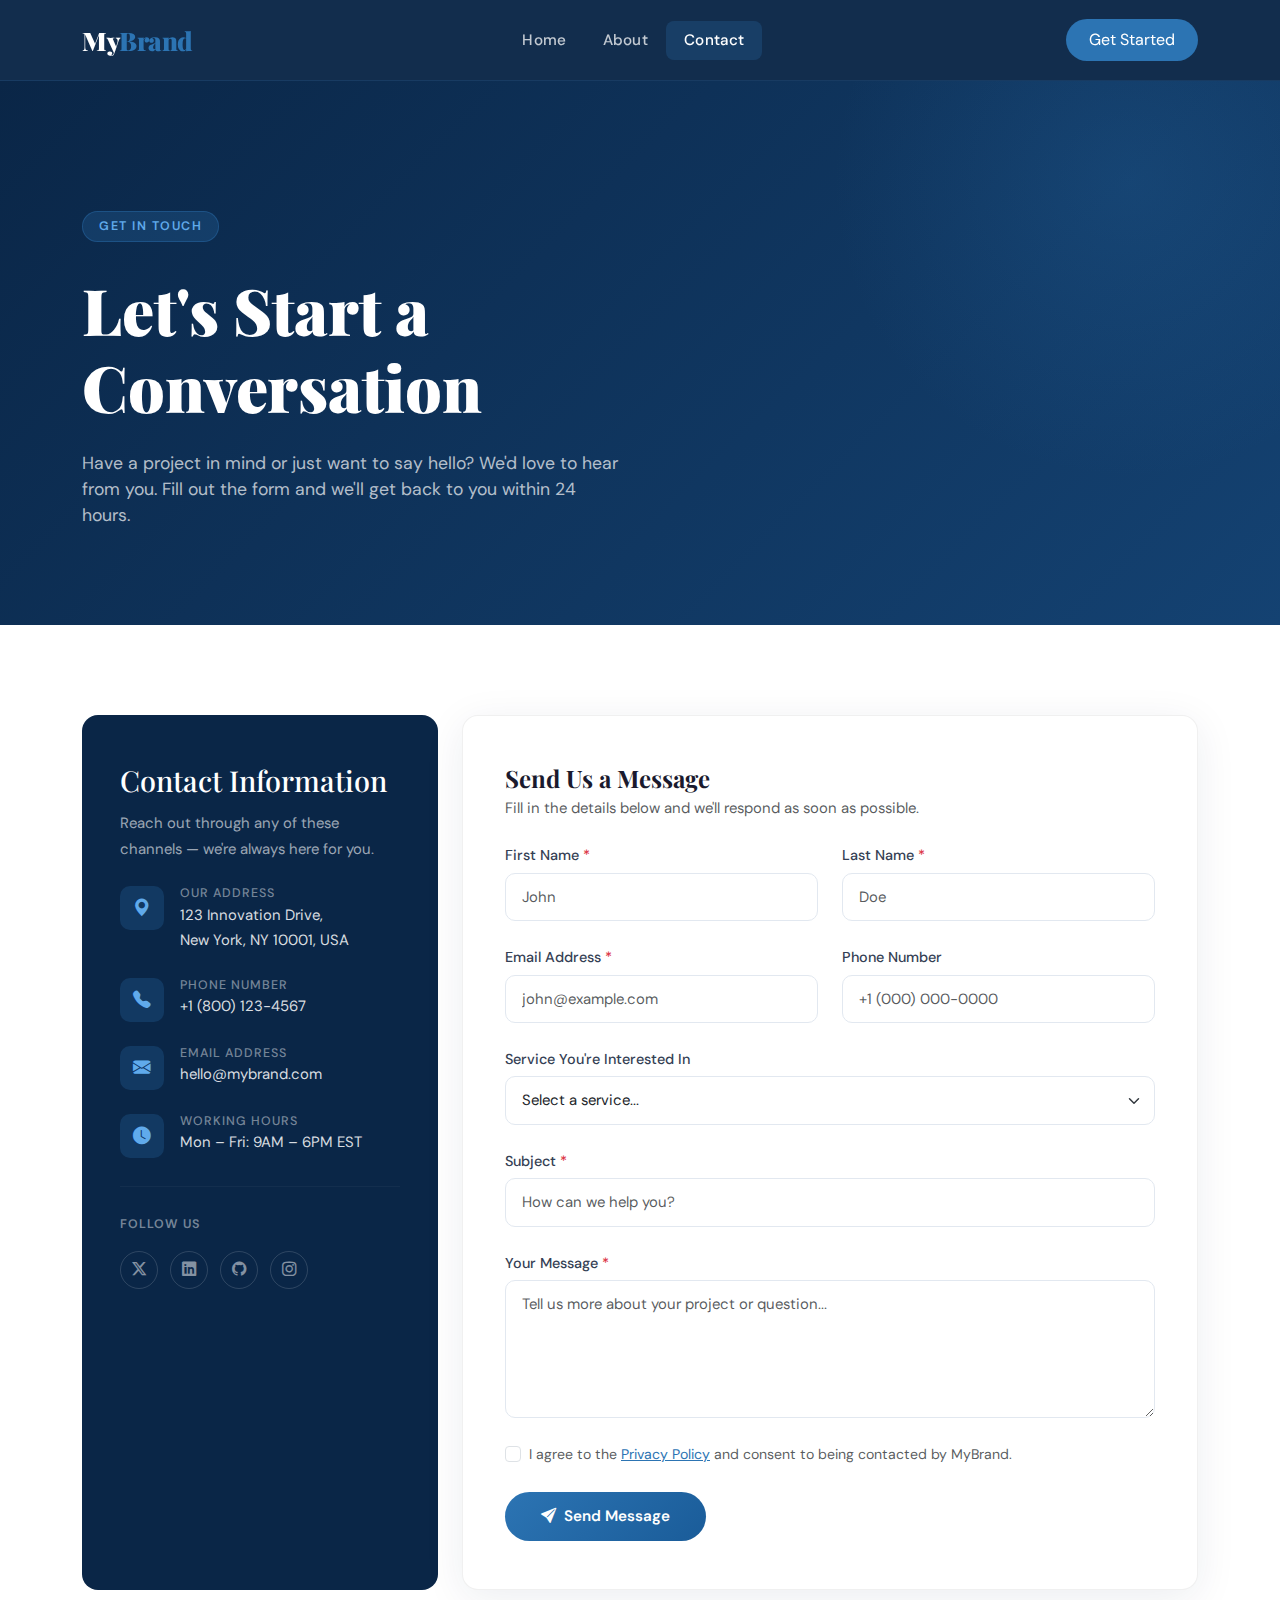
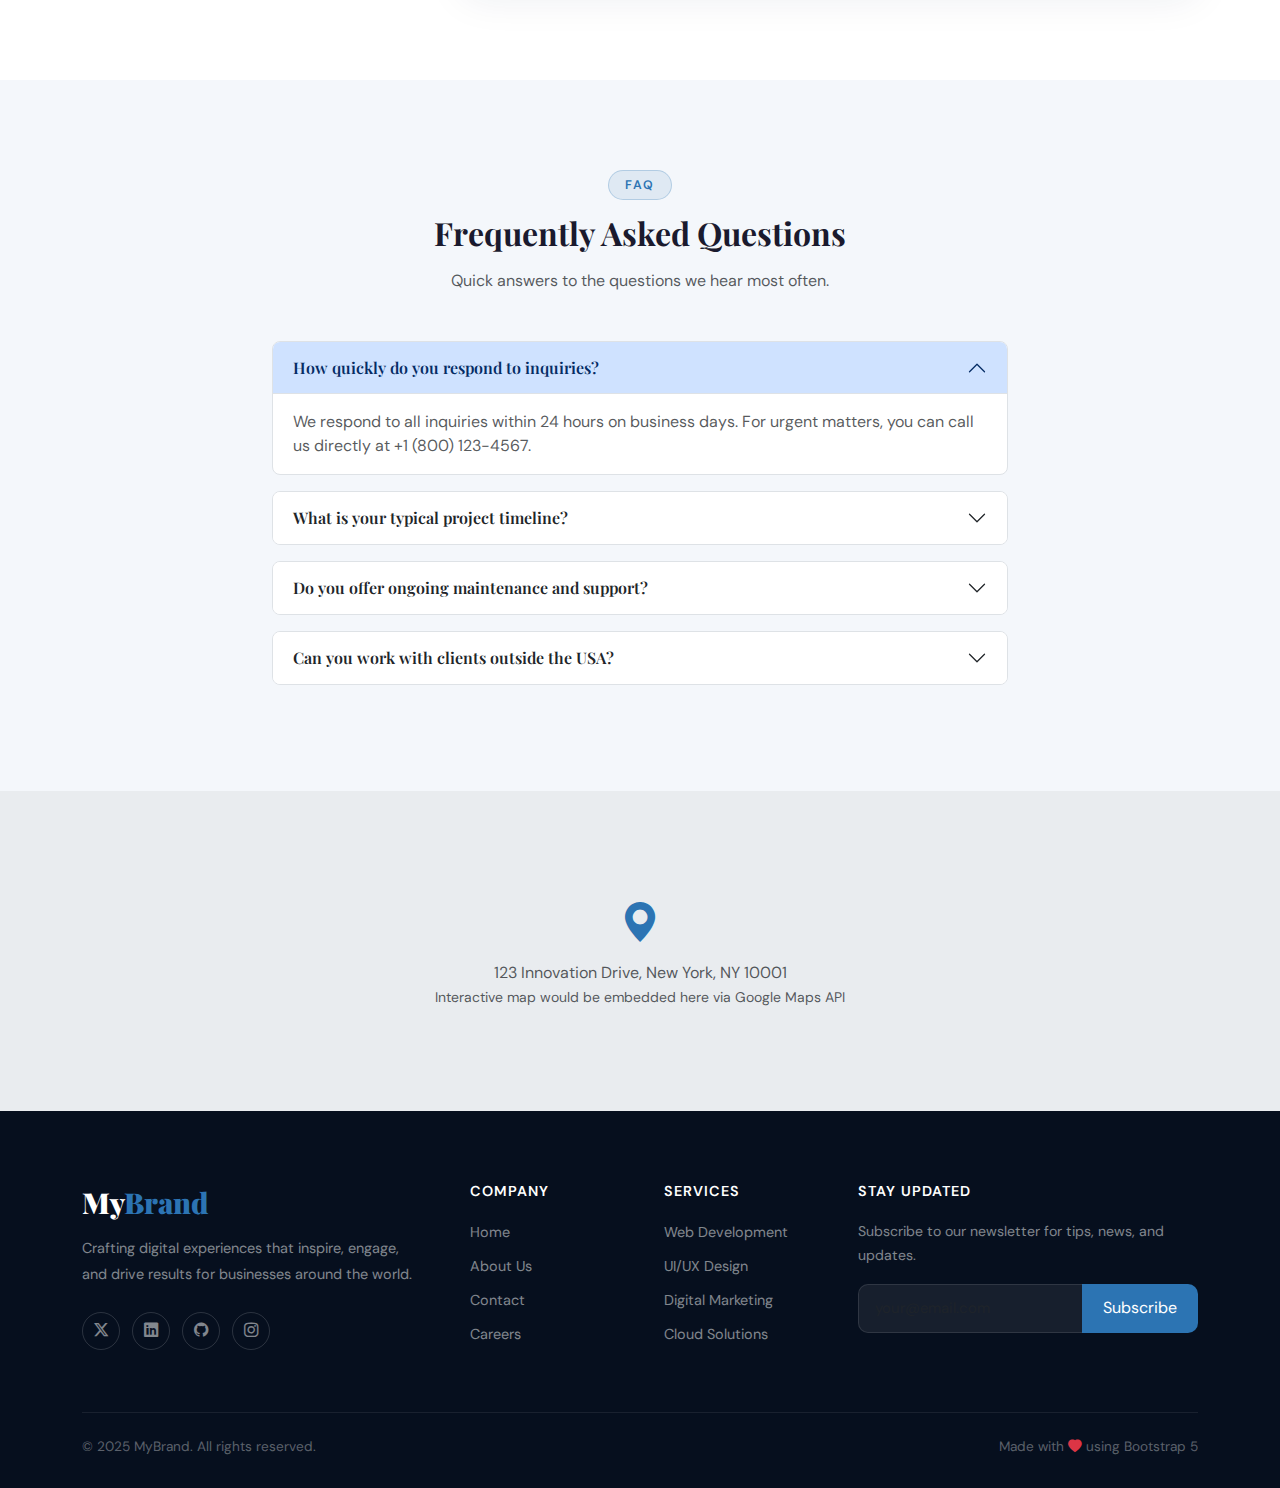
<file: contact.html>
<!DOCTYPE html>
<html lang="en">
<head>
  <meta charset="UTF-8" />
  <meta name="viewport" content="width=device-width, initial-scale=1.0"/>
  <title>MyBrand — Contact Us</title>
  <link href="https://cdn.jsdelivr.net/npm/bootstrap@5.3.3/dist/css/bootstrap.min.css" rel="stylesheet"/>
  <link href="https://cdn.jsdelivr.net/npm/bootstrap-icons@1.11.3/font/bootstrap-icons.min.css" rel="stylesheet"/>
  <link rel="stylesheet" href="style.css"/>
</head>
<body>

  <!-- ==================== NAVBAR ==================== -->
  <nav class="navbar navbar-expand-lg custom-navbar sticky-top">
    <div class="container">
      <a class="navbar-brand" href="index.html">My<span>Brand</span></a>
      <button class="navbar-toggler border-0" type="button" data-bs-toggle="collapse" data-bs-target="#mainNav" aria-label="Toggle navigation">
        <i class="bi bi-list text-white fs-4"></i>
      </button>
      <div class="collapse navbar-collapse" id="mainNav">
        <ul class="navbar-nav mx-auto">
          <li class="nav-item"><a class="nav-link" href="index.html">Home</a></li>
          <li class="nav-item"><a class="nav-link" href="about.html">About</a></li>
          <li class="nav-item"><a class="nav-link active" href="contact.html">Contact</a></li>
        </ul>
        <a href="contact.html" class="btn nav-cta ms-2">Get Started</a>
      </div>
    </div>
  </nav>

  <!-- ==================== PAGE HERO ==================== -->
  <section class="page-hero">
    <div class="container position-relative" style="z-index:2;">
      <div class="row">
        <div class="col-lg-6">
          <div class="section-tag" style="background:rgba(44,116,179,0.25); color:#60aaeb; border-color:rgba(44,116,179,0.4);">Get in Touch</div>
          <h1 class="mt-3 mb-4">Let's Start a Conversation</h1>
          <p>Have a project in mind or just want to say hello? We'd love to hear from you. Fill out the form and we'll get back to you within 24 hours.</p>
        </div>
      </div>
    </div>
  </section>

  <!-- ==================== CONTACT MAIN ==================== -->
  <section class="contact-form-section">
    <div class="container">
      <div class="row g-4 align-items-stretch">

        <!-- Contact Info Box -->
        <div class="col-lg-4">
          <div class="contact-info-box">
            <h3>Contact Information</h3>
            <p>Reach out through any of these channels — we're always here for you.</p>

            <div class="mt-4">
              <div class="contact-detail">
                <div class="contact-detail-icon"><i class="bi bi-geo-alt-fill"></i></div>
                <div>
                  <h6>Our Address</h6>
                  <p>123 Innovation Drive,<br/>New York, NY 10001, USA</p>
                </div>
              </div>
              <div class="contact-detail">
                <div class="contact-detail-icon"><i class="bi bi-telephone-fill"></i></div>
                <div>
                  <h6>Phone Number</h6>
                  <p>+1 (800) 123-4567</p>
                </div>
              </div>
              <div class="contact-detail">
                <div class="contact-detail-icon"><i class="bi bi-envelope-fill"></i></div>
                <div>
                  <h6>Email Address</h6>
                  <p>hello@mybrand.com</p>
                </div>
              </div>
              <div class="contact-detail">
                <div class="contact-detail-icon"><i class="bi bi-clock-fill"></i></div>
                <div>
                  <h6>Working Hours</h6>
                  <p>Mon – Fri: 9AM – 6PM EST</p>
                </div>
              </div>
            </div>

            <hr style="border-color:rgba(255,255,255,0.15); margin: 28px 0;"/>
            <div class="footer-heading" style="color:rgba(255,255,255,0.45); font-size:0.78rem;">Follow Us</div>
            <div class="mt-3">
              <a href="#" class="social-icon"><i class="bi bi-twitter-x"></i></a>
              <a href="#" class="social-icon"><i class="bi bi-linkedin"></i></a>
              <a href="#" class="social-icon"><i class="bi bi-github"></i></a>
              <a href="#" class="social-icon"><i class="bi bi-instagram"></i></a>
            </div>
          </div>
        </div>

        <!-- Contact Form -->
        <div class="col-lg-8">
          <div class="contact-form-wrapper">
            <h4 class="fw-bold mb-1">Send Us a Message</h4>
            <p class="text-muted mb-4" style="font-size:0.93rem;">Fill in the details below and we'll respond as soon as possible.</p>

            <!-- Success Alert (hidden by default) -->
            <div id="successAlert" class="alert alert-success d-none align-items-center gap-2 mb-4" role="alert">
              <i class="bi bi-check-circle-fill fs-5"></i>
              <span>Your message has been sent! We'll get back to you within 24 hours.</span>
            </div>

            <form id="contactForm" novalidate>
              <div class="row g-4">
                <div class="col-md-6">
                  <label class="form-label" for="firstName">First Name <span class="text-danger">*</span></label>
                  <input type="text" class="form-control" id="firstName" placeholder="John" required/>
                  <div class="invalid-feedback">Please enter your first name.</div>
                </div>
                <div class="col-md-6">
                  <label class="form-label" for="lastName">Last Name <span class="text-danger">*</span></label>
                  <input type="text" class="form-control" id="lastName" placeholder="Doe" required/>
                  <div class="invalid-feedback">Please enter your last name.</div>
                </div>
                <div class="col-md-6">
                  <label class="form-label" for="email">Email Address <span class="text-danger">*</span></label>
                  <input type="email" class="form-control" id="email" placeholder="john@example.com" required/>
                  <div class="invalid-feedback">Please enter a valid email address.</div>
                </div>
                <div class="col-md-6">
                  <label class="form-label" for="phone">Phone Number</label>
                  <input type="tel" class="form-control" id="phone" placeholder="+1 (000) 000-0000"/>
                </div>
                <div class="col-12">
                  <label class="form-label" for="service">Service You're Interested In</label>
                  <select class="form-select" id="service">
                    <option value="" selected disabled>Select a service...</option>
                    <option>Web Development</option>
                    <option>UI/UX Design</option>
                    <option>Digital Marketing</option>
                    <option>Mobile App Development</option>
                    <option>Cloud Solutions</option>
                    <option>Other</option>
                  </select>
                </div>
                <div class="col-12">
                  <label class="form-label" for="subject">Subject <span class="text-danger">*</span></label>
                  <input type="text" class="form-control" id="subject" placeholder="How can we help you?" required/>
                  <div class="invalid-feedback">Please enter a subject.</div>
                </div>
                <div class="col-12">
                  <label class="form-label" for="message">Your Message <span class="text-danger">*</span></label>
                  <textarea class="form-control" id="message" rows="5" placeholder="Tell us more about your project or question..." required></textarea>
                  <div class="invalid-feedback">Please enter your message.</div>
                </div>
                <div class="col-12">
                  <div class="form-check">
                    <input class="form-check-input" type="checkbox" id="agreeCheck" required/>
                    <label class="form-check-label text-muted" for="agreeCheck" style="font-size:0.88rem;">
                      I agree to the <a href="#" class="text-accent">Privacy Policy</a> and consent to being contacted by MyBrand.
                    </label>
                    <div class="invalid-feedback">You must agree before submitting.</div>
                  </div>
                </div>
                <div class="col-12">
                  <button type="submit" class="btn-primary-custom">
                    <i class="bi bi-send-fill"></i> Send Message
                  </button>
                </div>
              </div>
            </form>
          </div>
        </div>

      </div>
    </div>
  </section>

  <!-- ==================== FAQ SECTION ==================== -->
  <section class="py-5" style="background: var(--light-bg); padding: 90px 0 !important;">
    <div class="container">
      <div class="row justify-content-center">
        <div class="col-lg-8">
          <div class="text-center mb-5">
            <div class="section-tag">FAQ</div>
            <h2 class="fw-bold mb-3">Frequently Asked Questions</h2>
            <p class="text-muted">Quick answers to the questions we hear most often.</p>
          </div>
          <div class="accordion accordion-flush" id="faqAccordion">
            <div class="accordion-item border rounded-3 mb-3" style="overflow:hidden;">
              <h2 class="accordion-header">
                <button class="accordion-button fw-semibold" type="button" data-bs-toggle="collapse" data-bs-target="#faq1">
                  How quickly do you respond to inquiries?
                </button>
              </h2>
              <div id="faq1" class="accordion-collapse collapse show" data-bs-parent="#faqAccordion">
                <div class="accordion-body text-muted">We respond to all inquiries within 24 hours on business days. For urgent matters, you can call us directly at +1 (800) 123-4567.</div>
              </div>
            </div>
            <div class="accordion-item border rounded-3 mb-3" style="overflow:hidden;">
              <h2 class="accordion-header">
                <button class="accordion-button collapsed fw-semibold" type="button" data-bs-toggle="collapse" data-bs-target="#faq2">
                  What is your typical project timeline?
                </button>
              </h2>
              <div id="faq2" class="accordion-collapse collapse" data-bs-parent="#faqAccordion">
                <div class="accordion-body text-muted">Project timelines vary based on scope and complexity. A simple website typically takes 2–4 weeks, while complex web applications can take 2–6 months. We'll provide a detailed timeline during your initial consultation.</div>
              </div>
            </div>
            <div class="accordion-item border rounded-3 mb-3" style="overflow:hidden;">
              <h2 class="accordion-header">
                <button class="accordion-button collapsed fw-semibold" type="button" data-bs-toggle="collapse" data-bs-target="#faq3">
                  Do you offer ongoing maintenance and support?
                </button>
              </h2>
              <div id="faq3" class="accordion-collapse collapse" data-bs-parent="#faqAccordion">
                <div class="accordion-body text-muted">Yes! We offer flexible maintenance plans to keep your website secure, up-to-date, and performing at its best after launch. Ask about our retainer packages during your consultation.</div>
              </div>
            </div>
            <div class="accordion-item border rounded-3 mb-3" style="overflow:hidden;">
              <h2 class="accordion-header">
                <button class="accordion-button collapsed fw-semibold" type="button" data-bs-toggle="collapse" data-bs-target="#faq4">
                  Can you work with clients outside the USA?
                </button>
              </h2>
              <div id="faq4" class="accordion-collapse collapse" data-bs-parent="#faqAccordion">
                <div class="accordion-body text-muted">Absolutely! We have clients across 20+ countries and are fully equipped to work remotely with international teams across all time zones.</div>
              </div>
            </div>
          </div>
        </div>
      </div>
    </div>
  </section>

  <!-- ==================== MAP PLACEHOLDER ==================== -->
  <div style="background:#e9ecef; height:320px; display:flex; align-items:center; justify-content:center;">
    <div class="text-center text-muted">
      <i class="bi bi-geo-alt-fill fs-1 text-accent d-block mb-2"></i>
      <p class="mb-0 fw-500">123 Innovation Drive, New York, NY 10001</p>
      <small>Interactive map would be embedded here via Google Maps API</small>
    </div>
  </div>

  <!-- ==================== FOOTER ==================== -->
  <footer class="main-footer">
    <div class="container">
      <div class="row g-5">
        <div class="col-lg-4">
          <div class="footer-brand">My<span>Brand</span></div>
          <p class="footer-desc">Crafting digital experiences that inspire, engage, and drive results for businesses around the world.</p>
          <div class="mt-4">
            <a href="#" class="social-icon"><i class="bi bi-twitter-x"></i></a>
            <a href="#" class="social-icon"><i class="bi bi-linkedin"></i></a>
            <a href="#" class="social-icon"><i class="bi bi-github"></i></a>
            <a href="#" class="social-icon"><i class="bi bi-instagram"></i></a>
          </div>
        </div>
        <div class="col-6 col-lg-2">
          <div class="footer-heading">Company</div>
          <ul class="footer-links">
            <li><a href="index.html">Home</a></li>
            <li><a href="about.html">About Us</a></li>
            <li><a href="contact.html">Contact</a></li>
            <li><a href="#">Careers</a></li>
          </ul>
        </div>
        <div class="col-6 col-lg-2">
          <div class="footer-heading">Services</div>
          <ul class="footer-links">
            <li><a href="#">Web Development</a></li>
            <li><a href="#">UI/UX Design</a></li>
            <li><a href="#">Digital Marketing</a></li>
            <li><a href="#">Cloud Solutions</a></li>
          </ul>
        </div>
        <div class="col-lg-4">
          <div class="footer-heading">Stay Updated</div>
          <p style="color:rgba(255,255,255,0.5); font-size:0.88rem; line-height:1.7; margin-bottom:16px;">Subscribe to our newsletter for tips, news, and updates.</p>
          <div class="input-group">
            <input type="email" class="form-control" placeholder="your@email.com" style="border-radius:10px 0 0 10px; background:rgba(255,255,255,0.07); border-color:rgba(255,255,255,0.1); color:white;"/>
            <button class="btn" style="background:var(--accent); color:white; border-radius:0 10px 10px 0; padding:0 20px;">Subscribe</button>
          </div>
        </div>
      </div>
      <div class="footer-bottom d-flex flex-wrap justify-content-between align-items-center">
        <span>&copy; 2025 MyBrand. All rights reserved.</span>
        <span>Made with <i class="bi bi-heart-fill text-danger"></i> using Bootstrap 5</span>
      </div>
    </div>
  </footer>

  <script src="https://cdn.jsdelivr.net/npm/bootstrap@5.3.3/dist/js/bootstrap.bundle.min.js"></script>
  <script>
    // Form Validation & Submission
    const form = document.getElementById('contactForm');
    const successAlert = document.getElementById('successAlert');

    form.addEventListener('submit', function(e) {
      e.preventDefault();
      if (!form.checkValidity()) {
        form.classList.add('was-validated');
        return;
      }
      // Simulate submission
      successAlert.classList.remove('d-none');
      successAlert.classList.add('d-flex');
      form.reset();
      form.classList.remove('was-validated');
      window.scrollTo({ top: successAlert.offsetTop - 100, behavior: 'smooth' });
    });
  </script>
</body>
</html>
</file>
<file: style.css>
/* ===========================
   GLOBAL STYLES
=========================== */
@import url('https://fonts.googleapis.com/css2?family=Playfair+Display:wght@700;900&family=DM+Sans:wght@300;400;500;600&display=swap');

:root {
  --primary: #0A2647;
  --accent: #2C74B3;
  --highlight: #144272;
  --light-bg: #F4F7FB;
  --white: #ffffff;
  --muted: #6c757d;
  --card-radius: 16px;
  --transition: 0.3s ease;
}

* {
  margin: 0;
  padding: 0;
  box-sizing: border-box;
}

html {
  scroll-behavior: smooth;
}

body {
  font-family: 'DM Sans', sans-serif;
  background-color: var(--white);
  color: #1a1a2e;
}

h1, h2, h3, h4, h5 {
  font-family: 'Playfair Display', serif;
}

/* ===========================
   NAVBAR
=========================== */
.custom-navbar {
  background: rgba(10, 38, 71, 0.97) !important;
  backdrop-filter: blur(12px);
  border-bottom: 1px solid rgba(44, 116, 179, 0.2);
  padding: 16px 0;
  transition: background var(--transition);
}

.navbar-brand {
  font-family: 'Playfair Display', serif;
  font-size: 1.6rem;
  font-weight: 900;
  letter-spacing: -0.5px;
  color: var(--white) !important;
}

.navbar-brand span {
  color: #2C74B3;
}

.nav-link {
  color: rgba(255,255,255,0.75) !important;
  font-weight: 500;
  font-size: 0.95rem;
  letter-spacing: 0.3px;
  padding: 8px 18px !important;
  border-radius: 8px;
  transition: all var(--transition);
}

.nav-link:hover,
.nav-link.active {
  color: #fff !important;
  background: rgba(44, 116, 179, 0.25);
}

.nav-cta {
  background: var(--accent) !important;
  color: #fff !important;
  padding: 8px 22px !important;
  border-radius: 50px !important;
}

.nav-cta:hover {
  background: #1a5c99 !important;
  transform: translateY(-1px);
}

/* ===========================
   HERO SECTION
=========================== */
.hero-section {
  min-height: 100vh;
  background: linear-gradient(135deg, #0A2647 0%, #144272 60%, #2C74B3 100%);
  position: relative;
  overflow: hidden;
  display: flex;
  align-items: center;
}

.hero-section::before {
  content: '';
  position: absolute;
  width: 700px;
  height: 700px;
  background: radial-gradient(circle, rgba(44,116,179,0.25) 0%, transparent 70%);
  top: -200px;
  right: -200px;
  border-radius: 50%;
}

.hero-section::after {
  content: '';
  position: absolute;
  width: 500px;
  height: 500px;
  background: radial-gradient(circle, rgba(44,116,179,0.15) 0%, transparent 70%);
  bottom: -150px;
  left: -100px;
  border-radius: 50%;
}

.hero-badge {
  display: inline-block;
  background: rgba(44,116,179,0.3);
  color: #a8d4f5;
  border: 1px solid rgba(44,116,179,0.5);
  padding: 6px 18px;
  border-radius: 50px;
  font-size: 0.85rem;
  font-weight: 500;
  letter-spacing: 1px;
  text-transform: uppercase;
  margin-bottom: 24px;
}

.hero-section h1 {
  font-size: clamp(2.8rem, 6vw, 5rem);
  line-height: 1.15;
  color: #fff;
  font-weight: 900;
}

.hero-section h1 span {
  color: #60aaeb;
}

.hero-section p.lead {
  color: rgba(255,255,255,0.75);
  font-size: 1.15rem;
  line-height: 1.8;
  max-width: 540px;
}

.hero-stat {
  border-left: 2px solid rgba(44,116,179,0.5);
  padding-left: 16px;
}

.hero-stat .number {
  font-family: 'Playfair Display', serif;
  font-size: 1.8rem;
  font-weight: 900;
  color: #fff;
  line-height: 1;
}

.hero-stat .label {
  font-size: 0.8rem;
  color: rgba(255,255,255,0.55);
  text-transform: uppercase;
  letter-spacing: 0.5px;
}

/* ===========================
   SECTION TITLES
=========================== */
.section-tag {
  display: inline-block;
  background: rgba(44,116,179,0.1);
  color: var(--accent);
  border: 1px solid rgba(44,116,179,0.25);
  padding: 5px 16px;
  border-radius: 50px;
  font-size: 0.78rem;
  font-weight: 600;
  letter-spacing: 1.5px;
  text-transform: uppercase;
  margin-bottom: 14px;
}

/* ===========================
   FEATURES SECTION
=========================== */
.features-section {
  background: var(--light-bg);
  padding: 90px 0;
}

.feature-card {
  background: var(--white);
  border-radius: var(--card-radius);
  padding: 40px 32px;
  border: 1px solid rgba(0,0,0,0.06);
  transition: all var(--transition);
  height: 100%;
}

.feature-card:hover {
  transform: translateY(-8px);
  box-shadow: 0 20px 50px rgba(10,38,71,0.12);
  border-color: rgba(44,116,179,0.2);
}

.feature-icon {
  width: 60px;
  height: 60px;
  background: linear-gradient(135deg, var(--accent), #1a5c99);
  border-radius: 14px;
  display: flex;
  align-items: center;
  justify-content: center;
  font-size: 1.5rem;
  color: white;
  margin-bottom: 22px;
}

.feature-card h5 {
  font-size: 1.15rem;
  margin-bottom: 10px;
}

.feature-card p {
  color: var(--muted);
  font-size: 0.93rem;
  line-height: 1.7;
}

/* ===========================
   ABOUT PREVIEW (Home)
=========================== */
.about-preview {
  padding: 90px 0;
}

.about-img-wrapper {
  position: relative;
}

.about-img-wrapper img {
  border-radius: var(--card-radius);
  width: 100%;
  object-fit: cover;
}

.about-img-badge {
  position: absolute;
  bottom: -20px;
  right: -20px;
  background: var(--primary);
  color: white;
  border-radius: 14px;
  padding: 20px 24px;
  text-align: center;
  box-shadow: 0 10px 30px rgba(10,38,71,0.3);
}

.about-img-badge .big-num {
  font-family: 'Playfair Display', serif;
  font-size: 2.2rem;
  font-weight: 900;
  line-height: 1;
  color: #60aaeb;
}

.about-img-badge span {
  display: block;
  font-size: 0.78rem;
  color: rgba(255,255,255,0.65);
  text-transform: uppercase;
  letter-spacing: 0.5px;
  margin-top: 4px;
}

/* ===========================
   TESTIMONIALS
=========================== */
.testimonials-section {
  background: var(--primary);
  padding: 90px 0;
}

.testimonial-card {
  background: rgba(255,255,255,0.07);
  border: 1px solid rgba(255,255,255,0.1);
  border-radius: var(--card-radius);
  padding: 36px 30px;
  color: white;
  transition: all var(--transition);
}

.testimonial-card:hover {
  background: rgba(255,255,255,0.12);
  transform: translateY(-4px);
}

.testimonial-card p {
  color: rgba(255,255,255,0.75);
  font-size: 0.97rem;
  line-height: 1.8;
  font-style: italic;
}

.testimonial-card .stars {
  color: #f5c518;
  font-size: 0.9rem;
  margin-bottom: 16px;
}

.reviewer-name {
  font-family: 'Playfair Display', serif;
  font-weight: 700;
  font-size: 1rem;
  color: white;
}

.reviewer-title {
  font-size: 0.8rem;
  color: rgba(255,255,255,0.5);
}

/* ===========================
   FOOTER
=========================== */
.main-footer {
  background: #060f1e;
  padding: 70px 0 30px;
}

.footer-brand {
  font-family: 'Playfair Display', serif;
  font-size: 1.8rem;
  font-weight: 900;
  color: white;
}

.footer-brand span {
  color: var(--accent);
}

.footer-desc {
  color: rgba(255,255,255,0.5);
  font-size: 0.9rem;
  line-height: 1.8;
  margin-top: 12px;
}

.footer-heading {
  color: white;
  font-family: 'DM Sans', sans-serif;
  font-weight: 600;
  font-size: 0.9rem;
  letter-spacing: 1px;
  text-transform: uppercase;
  margin-bottom: 18px;
}

.footer-links {
  list-style: none;
  padding: 0;
}

.footer-links li {
  margin-bottom: 10px;
}

.footer-links a {
  color: rgba(255,255,255,0.5);
  text-decoration: none;
  font-size: 0.9rem;
  transition: color var(--transition);
}

.footer-links a:hover {
  color: var(--accent);
}

.footer-bottom {
  border-top: 1px solid rgba(255,255,255,0.08);
  margin-top: 50px;
  padding-top: 24px;
  color: rgba(255,255,255,0.35);
  font-size: 0.85rem;
}

.social-icon {
  display: inline-flex;
  width: 38px;
  height: 38px;
  border: 1px solid rgba(255,255,255,0.15);
  border-radius: 50%;
  align-items: center;
  justify-content: center;
  color: rgba(255,255,255,0.5);
  text-decoration: none;
  font-size: 0.9rem;
  transition: all var(--transition);
  margin-right: 8px;
}

.social-icon:hover {
  background: var(--accent);
  border-color: var(--accent);
  color: white;
  transform: translateY(-3px);
}

/* ===========================
   ABOUT PAGE
=========================== */
.page-hero {
  background: linear-gradient(135deg, #0A2647, #144272);
  padding: 130px 0 80px;
  position: relative;
  overflow: hidden;
}

.page-hero::before {
  content: '';
  position: absolute;
  width: 600px;
  height: 600px;
  background: radial-gradient(circle, rgba(44,116,179,0.2) 0%, transparent 70%);
  top: -200px;
  right: -150px;
  border-radius: 50%;
}

.page-hero h1 {
  font-size: clamp(2.4rem, 5vw, 4rem);
  color: white;
  font-weight: 900;
}

.page-hero p {
  color: rgba(255,255,255,0.7);
  font-size: 1.1rem;
  max-width: 600px;
}

.team-card {
  border-radius: var(--card-radius);
  overflow: hidden;
  border: 1px solid rgba(0,0,0,0.07);
  transition: all var(--transition);
  background: white;
}

.team-card:hover {
  transform: translateY(-8px);
  box-shadow: 0 20px 50px rgba(10,38,71,0.1);
}

.team-card img {
  width: 100%;
  height: 240px;
  object-fit: cover;
}

.team-card-body {
  padding: 20px 22px;
}

.team-card-body h5 {
  font-size: 1.1rem;
  margin-bottom: 4px;
}

.team-role {
  color: var(--accent);
  font-size: 0.85rem;
  font-weight: 500;
}

.value-item {
  display: flex;
  gap: 18px;
  align-items: flex-start;
  margin-bottom: 28px;
}

.value-icon {
  width: 50px;
  height: 50px;
  min-width: 50px;
  background: rgba(44,116,179,0.1);
  border-radius: 12px;
  display: flex;
  align-items: center;
  justify-content: center;
  font-size: 1.3rem;
  color: var(--accent);
}

.value-item h6 {
  font-family: 'Playfair Display', serif;
  font-size: 1rem;
  margin-bottom: 5px;
}

.value-item p {
  color: var(--muted);
  font-size: 0.88rem;
  line-height: 1.65;
  margin: 0;
}

/* ===========================
   CONTACT PAGE
=========================== */
.contact-form-section {
  padding: 90px 0;
}

.contact-form-wrapper {
  background: white;
  border-radius: var(--card-radius);
  padding: 48px 42px;
  box-shadow: 0 8px 40px rgba(10,38,71,0.08);
  border: 1px solid rgba(0,0,0,0.06);
}

.contact-info-box {
  background: var(--primary);
  border-radius: var(--card-radius);
  padding: 48px 38px;
  color: white;
  height: 100%;
}

.contact-info-box h3 {
  color: white;
  font-size: 1.8rem;
  margin-bottom: 14px;
}

.contact-info-box p {
  color: rgba(255,255,255,0.6);
  font-size: 0.93rem;
  line-height: 1.7;
}

.contact-detail {
  display: flex;
  gap: 16px;
  align-items: flex-start;
  margin-bottom: 24px;
}

.contact-detail-icon {
  width: 44px;
  height: 44px;
  min-width: 44px;
  background: rgba(44,116,179,0.25);
  border-radius: 10px;
  display: flex;
  align-items: center;
  justify-content: center;
  font-size: 1.1rem;
  color: #60aaeb;
}

.contact-detail h6 {
  font-family: 'DM Sans', sans-serif;
  font-size: 0.78rem;
  text-transform: uppercase;
  letter-spacing: 1px;
  color: rgba(255,255,255,0.45);
  margin-bottom: 2px;
}

.contact-detail p {
  color: rgba(255,255,255,0.85);
  font-size: 0.93rem;
  margin: 0;
}

.form-control, .form-select {
  border-radius: 10px;
  border: 1.5px solid #e2e8f0;
  padding: 12px 16px;
  font-size: 0.93rem;
  transition: all var(--transition);
  font-family: 'DM Sans', sans-serif;
}

.form-control:focus, .form-select:focus {
  border-color: var(--accent);
  box-shadow: 0 0 0 3px rgba(44,116,179,0.15);
}

.form-label {
  font-weight: 500;
  font-size: 0.9rem;
  color: #344054;
  margin-bottom: 6px;
}

.btn-primary-custom {
  background: linear-gradient(135deg, var(--accent), #1a5c99);
  border: none;
  border-radius: 50px;
  padding: 13px 36px;
  font-size: 0.95rem;
  font-weight: 600;
  color: white;
  transition: all var(--transition);
  display: inline-flex;
  align-items: center;
  gap: 8px;
}

.btn-primary-custom:hover {
  transform: translateY(-2px);
  box-shadow: 0 8px 25px rgba(44,116,179,0.4);
  color: white;
}

.btn-outline-custom {
  border: 2px solid var(--accent);
  border-radius: 50px;
  padding: 11px 36px;
  font-size: 0.95rem;
  font-weight: 600;
  color: var(--accent);
  background: transparent;
  transition: all var(--transition);
  display: inline-flex;
  align-items: center;
  gap: 8px;
}

.btn-outline-custom:hover {
  background: var(--accent);
  color: white;
  transform: translateY(-2px);
}

/* ===========================
   UTILITIES
=========================== */
.section-divider {
  height: 1px;
  background: linear-gradient(to right, transparent, rgba(44,116,179,0.3), transparent);
  margin: 0 auto;
  max-width: 600px;
}

.text-accent { color: var(--accent); }

/* Animations */
@keyframes fadeInUp {
  from { opacity: 0; transform: translateY(30px); }
  to { opacity: 1; transform: translateY(0); }
}

.animate-in {
  animation: fadeInUp 0.7s ease forwards;
}

.delay-1 { animation-delay: 0.1s; }
.delay-2 { animation-delay: 0.2s; }
.delay-3 { animation-delay: 0.3s; }
.delay-4 { animation-delay: 0.4s; }
</file>
